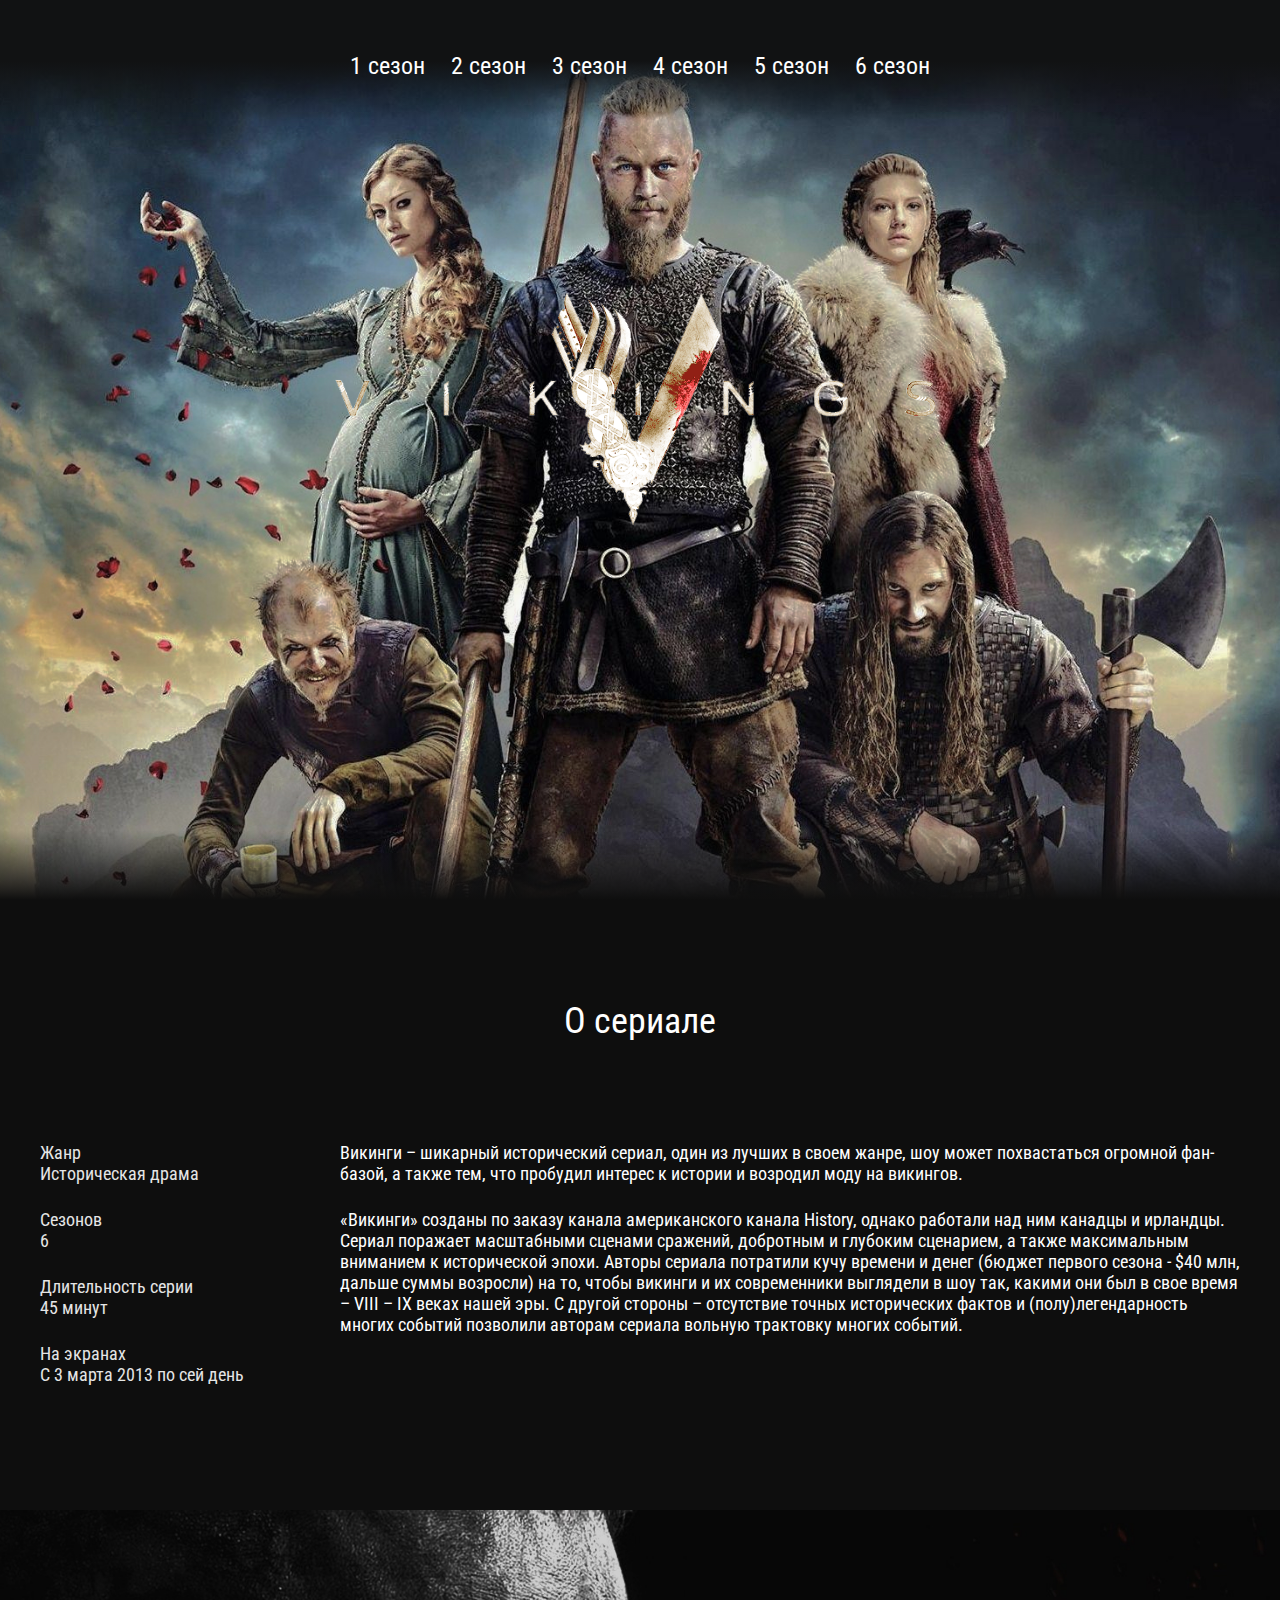
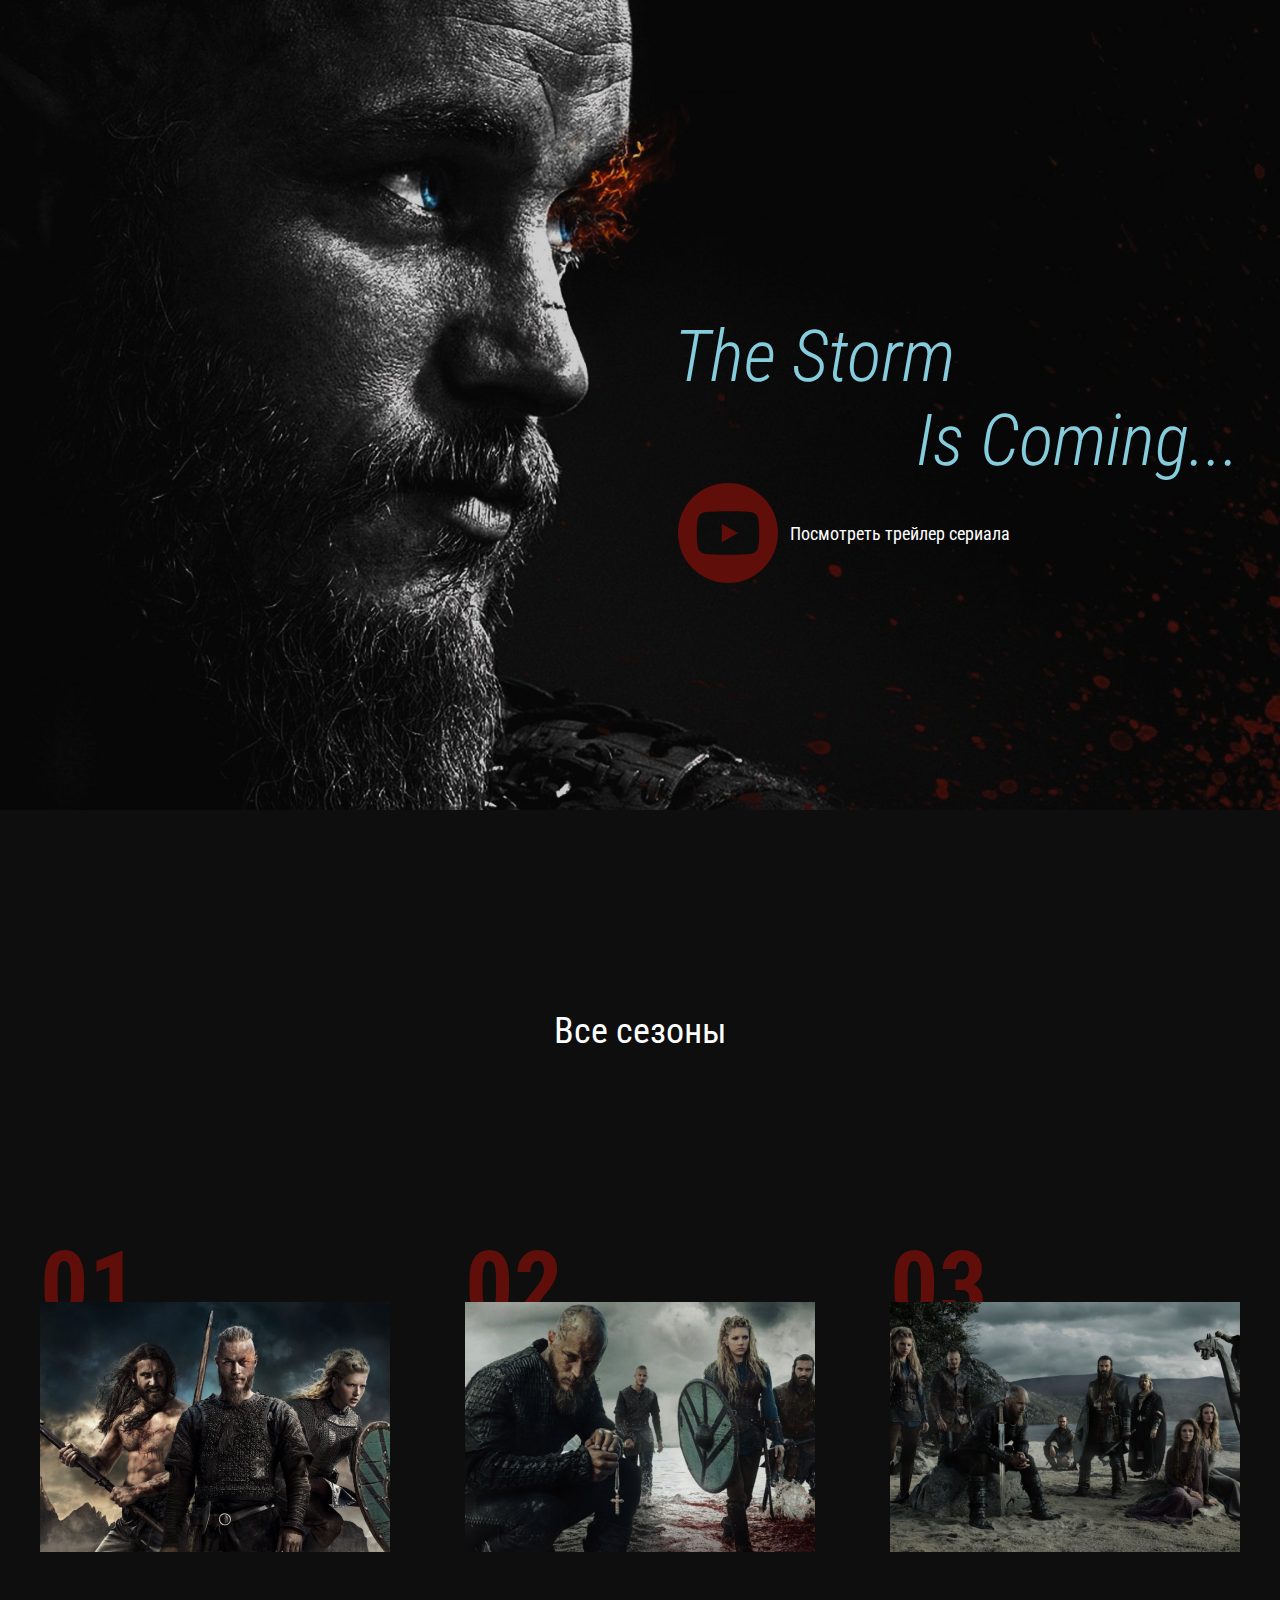
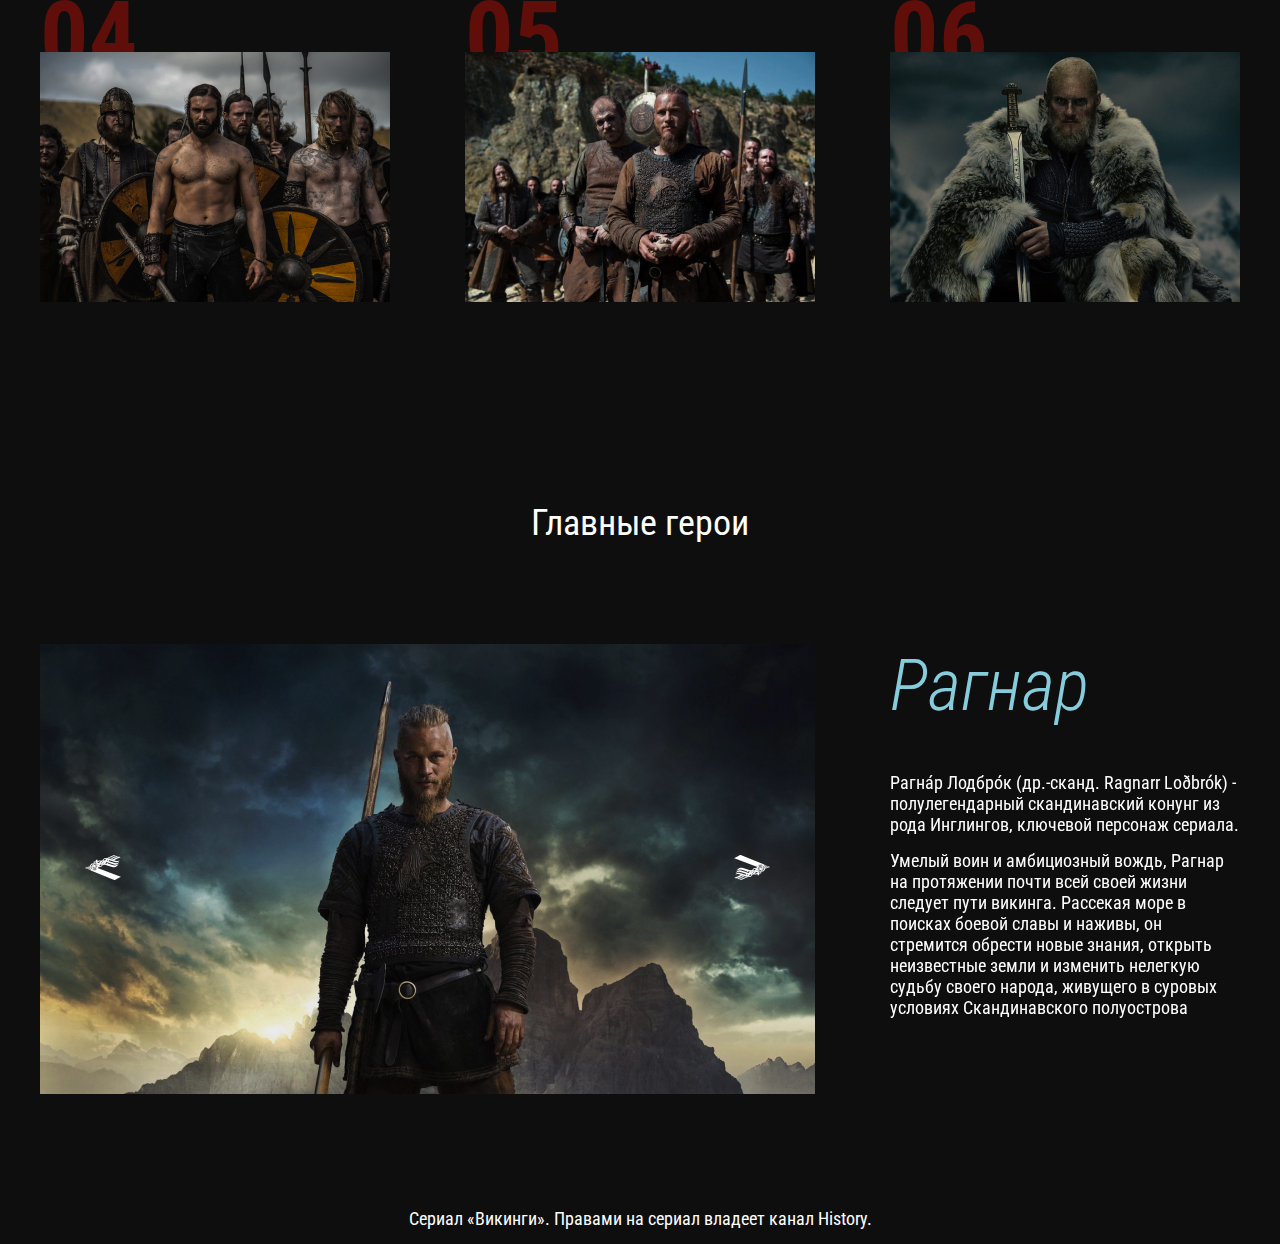
<file: index.html>
<!DOCTYPE html>
<html lang="ru">
<head>
  <meta charset="UTF-8">
  <meta name="viewport" content="width=device-width, initial-scale=1.0">
  <meta http-equiv="X-UA-Compatible" content="ie=edge">
  <title>viking</title>
  <link href="https://fonts.googleapis.com/css2?family=Roboto+Condensed:ital,wght@0,700;1,300&display=swap" rel="stylesheet">
  <link rel="stylesheet" href="css/reset.css">
  <link rel="stylesheet" href="css/slick.css">
  <link rel="stylesheet" href="css/style.css">

</head>
<body>
  
                    <!-- HEADER -->
  <header class="header">
    <nav class="menu">
      <button class="menu__btn">
        <span></span>
      </button>
      <ul class="menu__list">
      <li class="menu__list-item">
        <a class="menu__list-link" href="season-1.html">1 сезон</a>
      </li>
      <li class="menu__list-item">
        <a class="menu__list-link" href="#">2 сезон</a>
      </li>
      <li class="menu__list-item">
        <a class="menu__list-link" href="#">3 сезон</a>
      </li>
      <li class="menu__list-item">
        <a class="menu__list-link" href="#">4 сезон</a>
      </li>
      <li class="menu__list-item">
        <a class="menu__list-link" href="#">5 сезон</a>
      </li>
      <li class="menu__list-item">
        <a class="menu__list-link" href="#">6 сезон</a>
      </li>
      </ul>
    </nav>
    
    <div class="logo">
      <img class="logo__img" src="images/logo.png" alt="">
    </div>

  </header>



                    <!-- ABOUT -->

    <section class="about section-page">
      
      <div class="container">
        <h3 class="title">
          О сериале
        </h3>
        <div class="about__inner">
          <ul class="about__info">
            <li class="about__info-item">Жанр
              <span>Историческая драма</span>
              </li>
            <li class="about__info-item">Сезонов
             <span>6</span>

             </li>
            <li class="about__info-item">Длительность серии
             <span>45 минут</span> 
              </li>
            <li class="about__info-item">На экранах
             <span>С 3 марта 2013 по сей день</span> 
            </li>
          </ul>
          <div class="about__text">
            <p>
              Викинги – шикарный исторический сериал, один из лучших в своем жанре, 
              шоу может похвастаться огромной фан-базой, а также тем, что пробудил 
              интерес к истории и возродил моду на викингов.
            </p>
            <p>
              «Викинги» созданы по заказу канала американского канала History,
              однако работали над ним канадцы и ирландцы. Сериал поражает масштабными
              сценами сражений, добротным и глубоким сценарием, а также максимальным
              вниманием к исторической эпохи. Авторы сериала потратили кучу времени и
              денег (бюджет первого сезона - $40 млн, дальше суммы возросли) на то, 
              чтобы викинги и их современники выглядели в шоу так, какими они был в
              свое время – VIII – IX веках нашей эры. С другой стороны – отсутствие
              точных исторических фактов и (полу)легендарность многих событий 
              позволили авторам сериала вольную трактовку многих событий.
            </p>
          </div>
        </div>
      </div>
    </section>



                      <!-- VIDEO -->

     <section class="video">
      <div class="container">
        <h3 class="video__text">
          <span>The Storm </span>
          Is Coming...
        </h3>
        
        <a class="video__btn" data-fancybox href="https://www.youtube.com/watch?v=sd6Qfy19AWM">Посмотреть трейлер сериала</a>
      </div>
    </section> 


                        <!-- Season -->

  <section class="season section-page">
      <div class="container">
        <h3 class="title section-page">
          Все сезоны
        </h3>
        <ol class="season__inner">
          <li class="season__item" style="background-image: url(images/seasons__image-1.jpg)";>
            <a class="season__link" href="season-1.html">Смотреть</a>
          </li>
          <li class="season__item" style="background-image: url(images/seasons__image-2.jpg)";>
            <a class="season__link" href="#">Смотреть</a>
          </li>

          <li class="season__item" style="background-image: url(images/seasons__image-3.jpg)";>
            <a class="season__link" href="#">Смотреть</a>
          </li>

          <li class="season__item" style="background-image: url(images/seasons__image-4.jpg)";>
            <a class="season__link" href="#">Смотреть</a>
          </li>

          <li class="season__item" style="background-image: url(images/seasons__image-5.jpg)";>
            <a class="season__link" href="#">Смотреть</a>
          </li>

          <li class="season__item" style="background-image: url(images/seasons__image-6.jpg)";>
            <a class="season__link" href="#">Смотреть</a>
          </li>
        </ol>
      </div>
    </section>


                            <!-- HEROES -->

<section class="heroes section-page"> 
      <div class="container">
        <h3 class="title">
          Главные герои
        </h3>
        <div class="heroes__inner">
          <div class="heroes__slider-img">
            <img class="heroes__images" src="images/hero-1.jpg" alt="">
            <img class="heroes__images" src="images/hero-2.jpg" alt="">
            <img class="heroes__images" src="images/hero-3.jpg" alt="">
          </div>

          <div class="heroes__slider-text">
            <div class="heroes__text">
              <h4 class="heroes__name">
                Рагнар
              </h4>
              <p>
                Рагна́р Лодбро́к (др.-сканд. Ragnarr Loðbrók) 
                - полулегендарный скандинавский конунг из рода Инглингов,
                 ключевой персонаж сериала.
              </p>
              <p>
                Умелый воин и амбициозный вождь, Рагнар на
                 протяжении почти всей своей жизни следует пути викинга. 
                 Рассекая море в поисках боевой славы и наживы, он стремится 
                 обрести новые знания, открыть неизвестные земли и изменить
                  нелегкую судьбу своего народа, живущего в суровых условиях
                   Скандинавского полуострова
              </p>
            </div>
            <div class="heroes__text">
              <h4 class="heroes__name">
                Сериал
              </h4>
              <p>
                «Викинги» созданы по заказу канала американского канала
                 History, однако работали над ним канадцы и ирландцы.
              </p>
            
            </div>
            <div class="heroes__text">
              <h4 class="heroes__name">
                Викиги
              </h4>
              <p>
                Викинги – шикарный исторический сериал,
                 один из лучших в своем жанре, шоу может похвастаться
                  огромной фан-базой, а также тем, что пробудил интерес
                   к истории и возродил моду на викингов.
              </p>
              
            </div>
            
          </div>
        </div>
      </div>
    </section>


                    <!-- FOOTER -->
   <footer class="footer">
      <div class="container">
      <p class="copy">Сериал «Викинги». Правами на сериал владеет канал History.</p>
    </div>
    </footer>

  <script src="https://ajax.googleapis.com/ajax/libs/jquery/3.4.1/jquery.min.js"></script>
  <script src="js/slick.min.js"></script>
  <script src="js/jquery.fancybox.min.js"></script>
  <script src="js/main.js"></script>
</body>
</html>
</file>
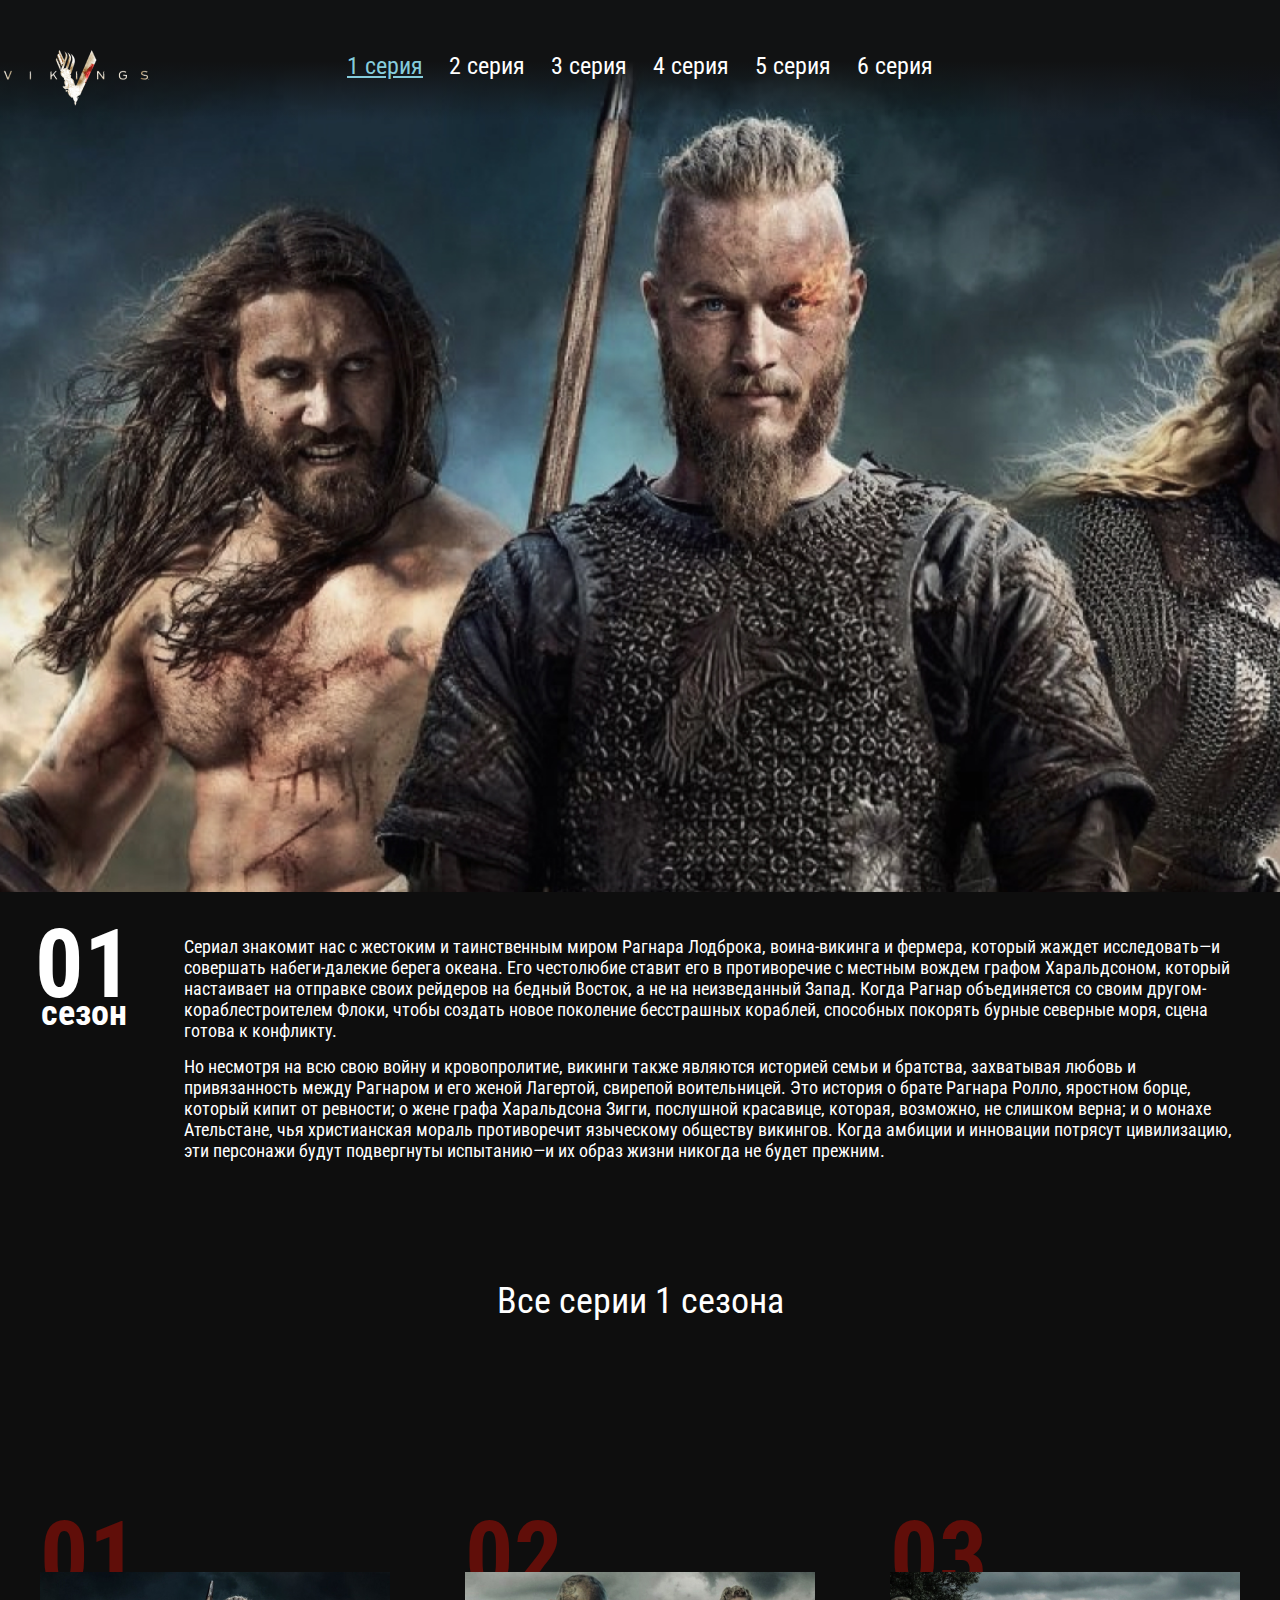
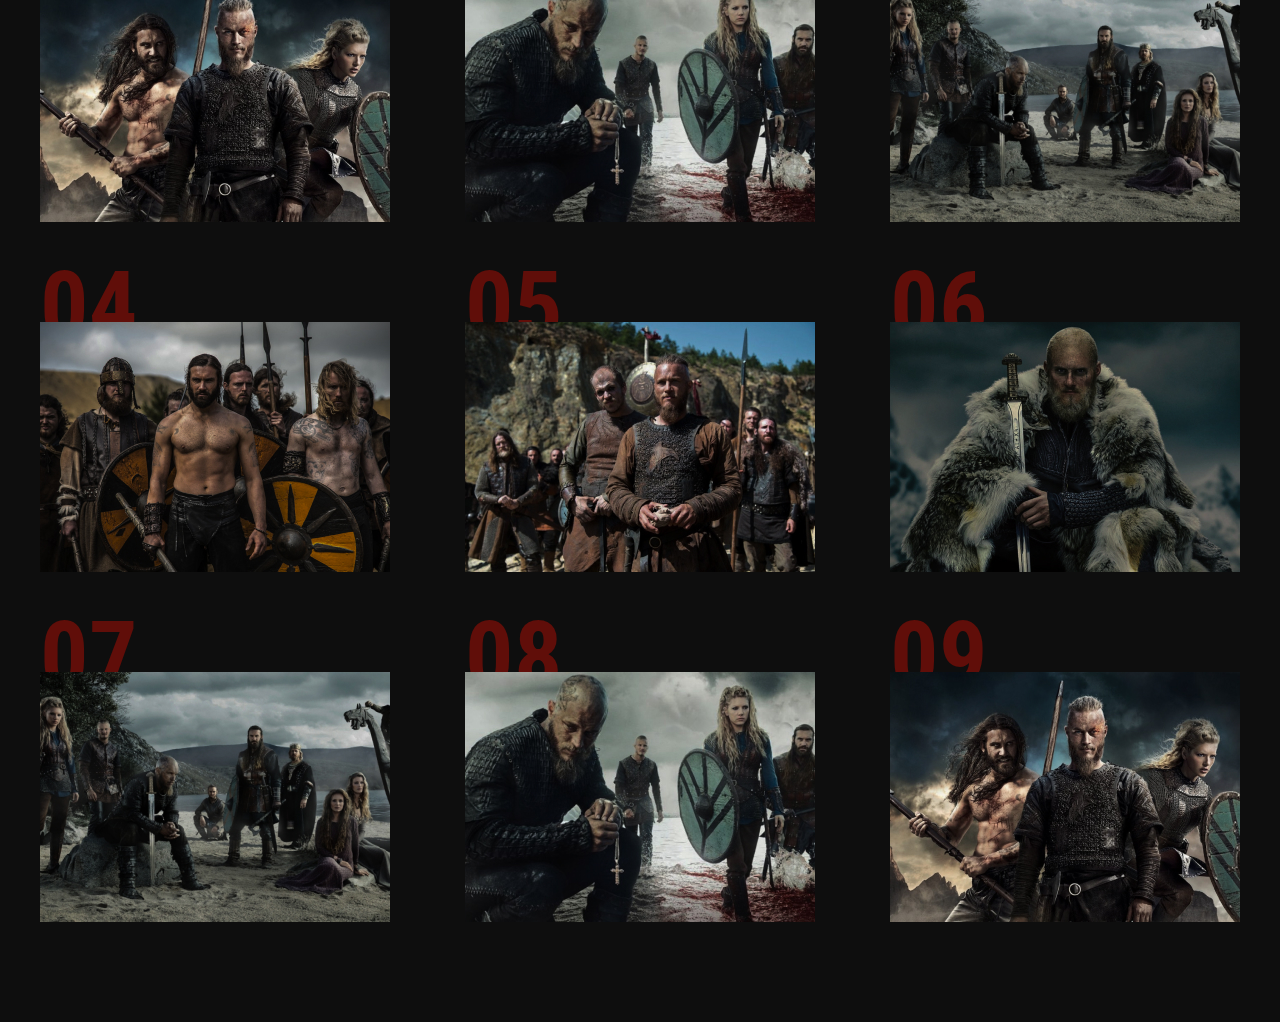
<file: season-1.html>
<!DOCTYPE html>
<html lang="ru">
<head>
  <meta charset="UTF-8">
  <meta name="viewport" content="width=device-width, initial-scale=1.0">
  <meta http-equiv="X-UA-Compatible" content="ie=edge">
  <title>season-1</title>
  <link href="https://fonts.googleapis.com/css2?family=Roboto+Condensed:ital,wght@0,700;1,300&display=swap" rel="stylesheet">
  <link rel="stylesheet" href="css/reset.css">
  <link rel="stylesheet" href="css/slick.css">
  <link rel="stylesheet" href="css/style.css">
</head>

<body>
                        <!-- HEADER -->
<header class="page-header">
    <nav class="menu">
      <button class="menu__btn">
        <span></span>
      </button>
      <div class="menu__container">
        <a  class="page-logo" href="index.html">
          <img src="images/logo-bg.png" alt="">
        </a>
          <ul class="menu__list">
          <li class="menu__list-item">
            <a class="menu__list-link menu__list-link--active" href="#">1 серия</a>
          </li>
          <li class="menu__list-item">
            <a class="menu__list-link" href="#">2 серия</a>
          </li>
          <li class="menu__list-item">
            <a class="menu__list-link" href="#">3 серия</a>
          </li>
          <li class="menu__list-item">
            <a class="menu__list-link" href="#">4 серия</a>
          </li>
          <li class="menu__list-item">
            <a class="menu__list-link" href="#">5 серия</a>
          </li>
          <li class="menu__list-item">
            <a class="menu__list-link" href="#">6 серия</a>
          </li>
          </ul>
      </div>
      </nav>
      <div class="season-info">
        <div class="season-info__num">
            01
            <span>сезон</span>
        </div>
        <div class="season-info__text">
            <p>
                Сериал знакомит нас с жестоким и таинственным миром Рагнара Лодброка, воина-викинга и фермера, который жаждет исследовать—и совершать набеги-далекие берега океана. Его честолюбие ставит его в противоречие с местным вождем графом Харальдсоном, который настаивает на отправке своих рейдеров на бедный Восток, а не на неизведанный Запад. Когда Рагнар объединяется со своим другом-кораблестроителем Флоки, чтобы создать новое поколение бесстрашных кораблей, способных покорять бурные северные моря, сцена готова к конфликту.

            </p>
            <p>
                Но несмотря на всю свою войну и кровопролитие, викинги также являются историей семьи и братства, захватывая любовь и привязанность между Рагнаром и его женой Лагертой, свирепой воительницей. Это история о брате Рагнара Ролло, яростном борце, который кипит от ревности; о жене графа Харальдсона Зигги, послушной красавице, которая, возможно, не слишком верна; и о монахе Ательстане, чья христианская мораль противоречит языческому обществу викингов. Когда амбиции и инновации потрясут цивилизацию, эти персонажи будут подвергнуты испытанию—и их образ жизни никогда не будет прежним.
            </p>
        </div>
      </div>
</header>

<section class="season section-page">
    <div class="container">
      <h3 class="title section-page">
        Все серии 1 сезона
      </h3>
      <ol class="season__inner">
        <li class="season__item" style="background-image: url(images/seasons__image-1.jpg)";>
          <a class="season__link" data-fancybox="gallery" href="https://www.youtube.com/watch?v=YAgvhHVqkXw">Смотреть</a>
        </li>
        <li class="season__item" style="background-image: url(images/seasons__image-2.jpg)";>
          <a class="season__link" data-fancybox="gallery" href="https://www.youtube.com/watch?v=7nwYcZfg2Co">Смотреть</a>
        </li>

        <li class="season__item" style="background-image: url(images/seasons__image-3.jpg)";>
          <a class="season__link" data-fancybox="gallery" href="https://www.youtube.com/watch?v=pqGJvQYHa54">Смотреть</a>
        </li>

        <li class="season__item" style="background-image: url(images/seasons__image-4.jpg)";>
          <a class="season__link" data-fancybox="gallery" href="https://www.youtube.com/watch?v=I1ewiewczGs">Смотреть</a>
        </li>

        <li class="season__item" style="background-image: url(images/seasons__image-5.jpg)";>
          <a class="season__link" data-fancybox="gallery" href="https://www.youtube.com/watch?v=ey_gYyldHwA">Смотреть</a>
        </li>

        <li class="season__item" style="background-image: url(images/seasons__image-6.jpg)";>
          <a class="season__link" data-fancybox="gallery" href="https://www.youtube.com/watch?v=pa1NFoHr5OU">Смотреть</a>
        </li>
        <li class="season__item" style="background-image: url(images/seasons__image-3.jpg)";>
          <a class="season__link" data-fancybox="gallery" href="https://www.youtube.com/watch?v=pa1NFoHr5OU">Смотреть</a>
        </li>
        <li class="season__item" style="background-image: url(images/seasons__image-2.jpg)";>
          <a class="season__link" data-fancybox="gallery" href="https://www.youtube.com/watch?v=pa1NFoHr5OU">Смотреть</a>
        </li>
        <li class="season__item" style="background-image: url(images/seasons__image-1.jpg)";>
          <a class="season__link" data-fancybox="gallery" href="https://www.youtube.com/watch?v=pa1NFoHr5OU">Смотреть</a>
        </li>
      </ol>
    </div>
  </section>

<script src="https://ajax.googleapis.com/ajax/libs/jquery/3.4.1/jquery.min.js"></script>
<script src="js/slick.min.js"></script>
<script src="js/jquery.fancybox.min.js"></script>
<script src="js/main.js"></script>
</body>
</html>
</file>
<file: css/style.css>
*{
    box-sizing: border-box;
}

body{
    background-color: #0E0E0E;
    color: #fff;
    font-family: 'Roboto Condensed', sans-serif;
    font-weight: 400;
    font-size: 18px;
    line-height: 21px;
}

ul{
    list-style: none;
}
a{
    color: inherit;
    text-decoration: none;
}


.section-page{
padding: 100px 0;
}

.title{
    text-align: center;
    margin-bottom: 100px;
    font-size: 36px;
    line-height: 42px;
    font-weight: 400;
}
.container{
    max-width: 1220px;
    padding: 0 10px;
    margin: 0 auto;
}

                /* HEADER */
.header{
    background-image: url('../images/header-bg.jpg');
    height: 100vh;
    background-repeat: no-repeat;
    background-size: cover;
    background-position: center 50px; 
    text-align: center;
    position: relative;
}

.header::after{
    content: '';
    position: absolute;
    height: 70px;
    bottom: 0;
    left: 0;
    width: 100%;
    background: linear-gradient(180deg, #0E0E0E 0%, rgba(17, 17, 17, 0.850295) 16.53%, rgba(32, 31, 33, 0) 100%);
    transform: rotate(180deg);

}

.menu{
    
    padding: 50px 0 58px;
    background: linear-gradient(180deg, #111213 0%, #111213 43.62%, rgba(32, 31, 33, 0) 86.33%);
    }

.menu__btn{
display: none;
}
.menu__list{
    display: flex;
    justify-content: center;

}

.menu__list-item{
    padding: 0 13px;
}

.menu__list-link{
    font-size: 36px;
    line-height: 42px;
}

.menu__list-link:hover{
    color: #85CCDC;
    text-decoration: underline;
}
.logo{
    padding-top: 17vh;
}


                /* ABOUT */
.about__inner{
    display: flex;
}
.about__info{
    width: 375px;
    margin-right: 50px;
    flex: none;
}
.about__info-item{
margin-bottom: 25px;
color: #E5E5E5;
}
.about__info-item span{
    display: block;
}
.about__text p{
margin-bottom: 25px;
}

                /* VIDEO */
.video{
background-image: url('../images/video-bg.jpg');
height: 100vh;
background-size: cover;
background-position: center center;
background-repeat: no-repeat;
text-align: right;
}
.video__text{

font-style: italic;
font-weight: 300;
font-size: 72px;
line-height: 84px;
color: #85CCDC;
padding-top: 45vh;
margin-bottom: 40px;
}
.video__text span{
display: block;
padding-right: 285px;
}

.video__btn{
padding-left: 112px;
position: relative;
margin-right: 230px;
    
}
.video__btn::before{
content: '';
position: absolute;
width: 100px;
height: 100px;
top: -40px;
left: 0;
background-image: url(../images/youtube-btn.svg);

}

                /* SEASON */

.season__inner{
display: grid;
grid-template-columns: repeat(auto-fill, minmax(284px, 1fr));
grid-gap:100px 75px;
counter-reset: counter;
padding-top: 50px;
}

.season__item{

height: 250px;
background-repeat: no-repeat;
background-position: center center;
background-size: cover;
list-style: none;
position: relative;
display:flex;
justify-content: center;
align-items: center;
}

.season__item:hover .season__link{
opacity: 1;
}

.season__item::before{
content: "0" counter(counter);
counter-increment:  counter;
position: absolute;
font-weight: bold;
font-size: 96px;
line-height: 112px;
color: #600E09;
left: 0;
top:-72px;
z-index: -1;
}

.season__item:nth-child(n+10)::before{
content: counter(counter);
}

.season__item:hover::after{
content: "";
position: absolute;
top: 0;
left: 0;
right: 0;
bottom: 0;
background: rgba(14, 14, 14, 0.8); 
}

.season__link{
font-size: 36px;
line-height: 42px;
padding: 12px 78px 11px;
background-color: #0E0E0E;
opacity: 0;
transition: all .3s;
z-index: 2;
}


                /* HEROES */
.heroes__inner{
display: flex;
justify-content: space-between;
}

.heroes__slider-img{
    max-width: 775px;
    /* max-height: 450px; */
}

.heroes__slider-text{
    max-width: 350px;
}

.slick-btn{
position: absolute;
top: 50%;
transform: translateY(-50%);
border: none;
background-color: transparent;
z-index: 5;
cursor: pointer;
outline: none;
}

.slick-prev{
left: 38px;
}

.slick-next{
right: 38px;
}

.heroes__name{
font-style: italic;
font-weight: 300;
font-size: 72px;
line-height: 84px;
color: #85CCDC;
margin-bottom: 44px;

}

.heroes__text p{
margin-bottom: 15px;
}

/* FOOTER */
.copy{
    padding: 14px 0 15px;
    text-align: center;
}



            /* START SEASON-1 */

.menu__list-link--active{
color: #85CCDC;
text-decoration: underline;
}

.page-header{
background-image: url('../images/seasons1-bg.jpg');
background-repeat: no-repeat;
background-position: center center;
background-size: cover;
height: 90vh;
position: relative;
}



.page-logo{
position: absolute;
left: 0;
}

.season-info{
position: absolute;
max-width: 1385px;
display: flex;
padding: 44px 47px 64px 35px;
background-color: #0E0E0E;
bottom: -160px;
left: 0;
right: 0;
margin: 0 auto; 
}

.season-info__num{
font-weight: bold;
font-size: 96px;
line-height: 56px;
text-align: center;
margin-right: 51px;
}

.season-info__num span{
    display: block;
    font-size: 36px;
    line-height: 42px;
}

.season-info__text p {
    margin-bottom: 15px;
}

.menu__container{
    max-width: 1385px;
    margin: 0 auto;
    position: relative;
}
            /* END SEASON-1 */


/* START MEDIA */

@media(max-width:1366px){
.logo__img{
width: 50%;
 }
 .menu__list-link{
font-size: 24px;
line-height: 32px;
 }
 .about__info{
width: 250px;
 }
.page-header{
    height: 120vh;
 } 
}


@media(max-width:1200px){
.heroes__inner{
    display: block;
}
.heroes__slider-text{
    max-width: 100%;
    padding-top: 50px;
}
.heroes__slider-img{
 max-width: 100%;   
}
}



@media(max-width:1088px){
    .season__item{
        height: 340px;
    }
    }
    

@media(max-width:992px){
  .page-logo{
      display: none;
  }  
}


@media(max-width:768px){
.about__inner{
display: block;
}
.section-page{
padding: 50px;
}
.title{
margin-bottom: 50px;
font-size: 28px;
line-height: 36px;
}
.body{
font-size: 16px;
line-height: 19px;
}
.video__text span{
padding-right: 200px;
}
.video__text{
font-size: 48px;
line-height: 56px;
}
.video__btn{
margin-right: 0;
padding-left: 62px;
}
.video__btn::before{
width: 50px;
height: 50px;
background-size: cover;
top: -16px;
}
.season__inner{
grid-gap: 80px 35px;
}
.heroes__name{
font-size: 46px;
line-height: 56px;
margin-bottom: 25px;
}
.season-info{
display: block;
padding: 30px 10px 0px 10px;
}
.season-info__num{
    text-align: left;
    font-size: 50px;
    line-height: 26px;
    margin-bottom: 15px;
}
.season-info__num span{
font-size: 25px;
line-height: 32px;
}
}


@media(max-width:640px){
.menu{
padding: 0;
background: linear-gradient(180deg, #111213 0%, #111213 10%, rgba(32, 31, 33, 0) 86.33%);
text-align: center;
}   
.menu__list{
display: block;
transform: translateY(-130%);
transition: all .3s;
}
 .menu__list.menu__list--active{
transform: translateY(0%);
padding: 15px 0 50px;
background-color: black;
}
.menu__list-link{
display: block;
padding: 10px 0;
}
.logo{
padding-top: 21vh;
}
.page-logo{
display: block;
z-index: 10;
top: 22px;
} 
.menu__btn{
display: block;
width: 50px;
height: 40px;
cursor: pointer;
position: absolute;
z-index: 10;
right: 10px;
top: 20px;
display: flex;
align-items: center;
background-color: transparent;
border: none;
padding: 0;
}
.menu__btn::after,
.menu__btn::before{
content: "";
width: 100%;
height: 5px;
background-color: blanchedalmond;
position: absolute;
}
.menu__btn::before{
top: 0;
left: 0;
}
.menu__btn::after{
bottom: 0;
left: 0;
}
.menu__btn span{
background-color: blanchedalmond;
height: 5px;
width: 100%;
 }
.page-header{
height: 160vh;
} 
}


@media(max-width:414px){
.season__item{
height: 203px;
}
}


@media(max-width:374px){
.page-header{
height: 200vh;
} 
}


/* END MEDIA */
</file>
